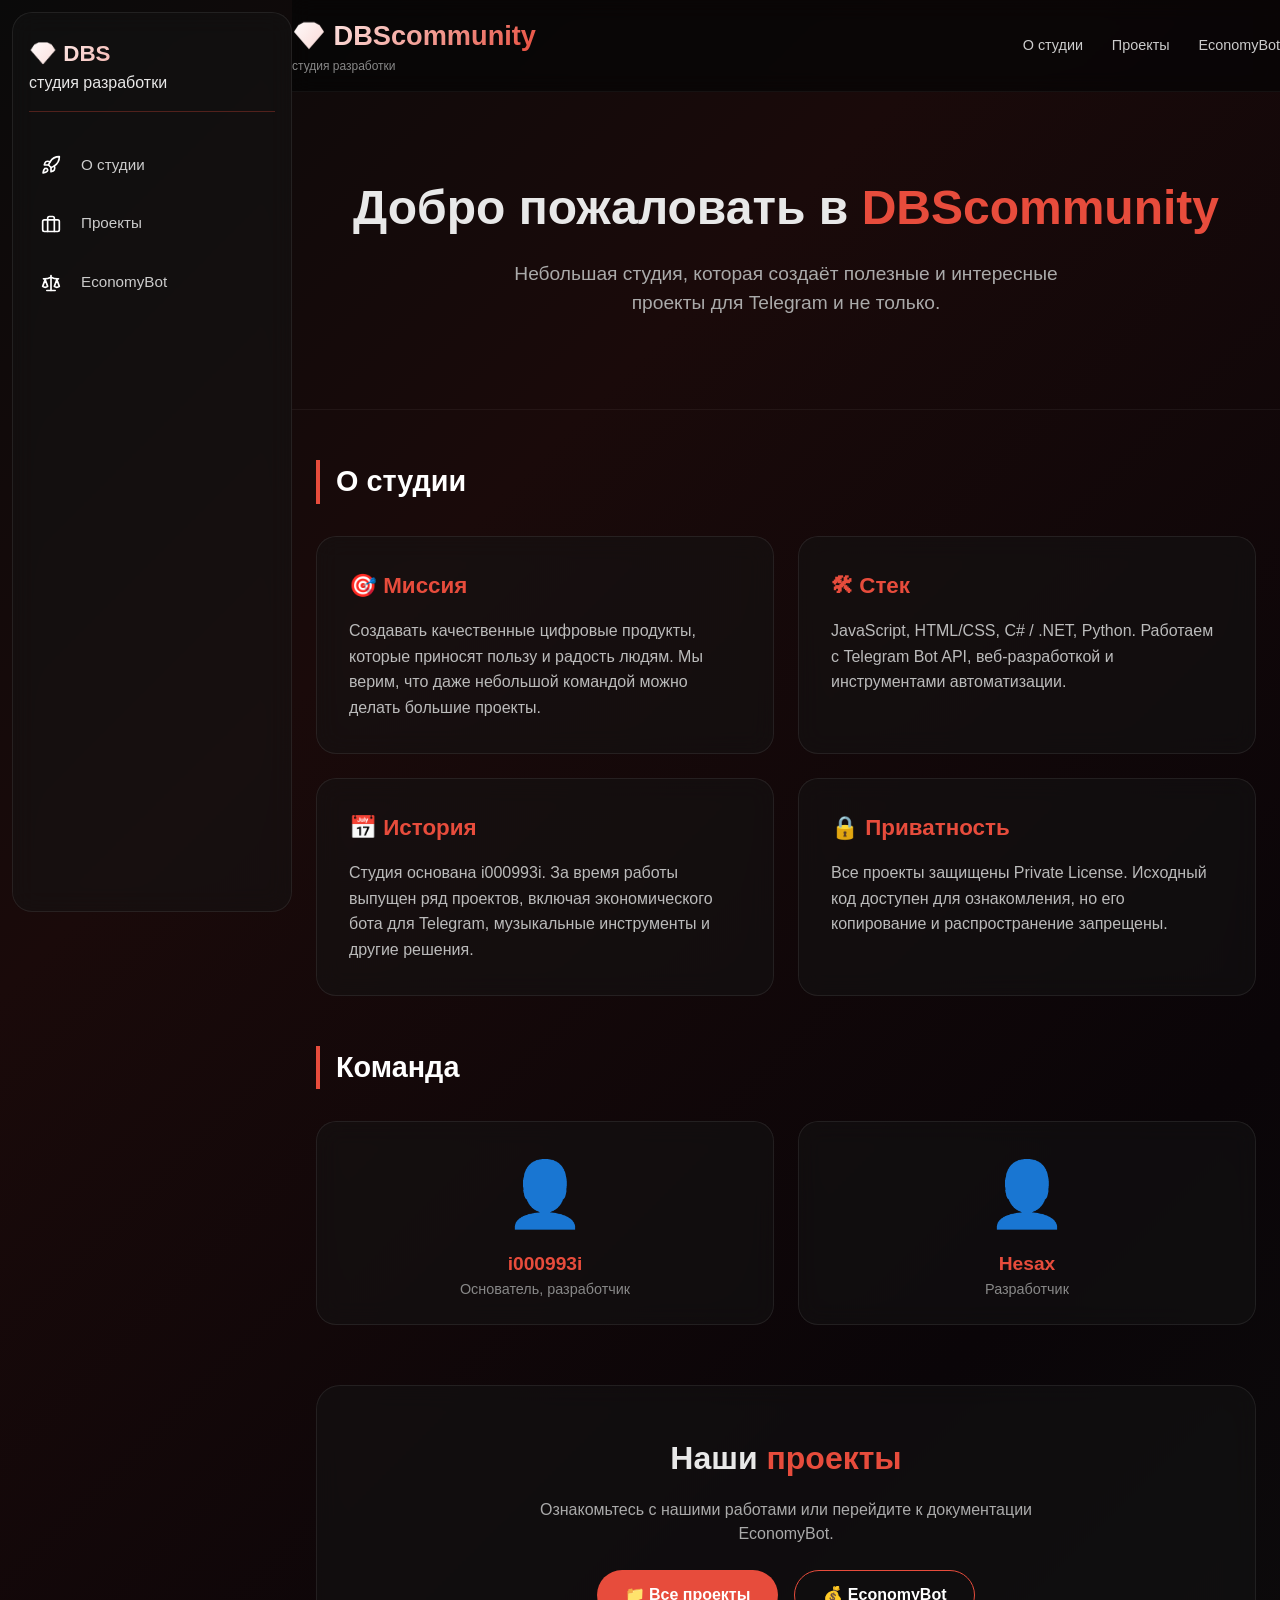
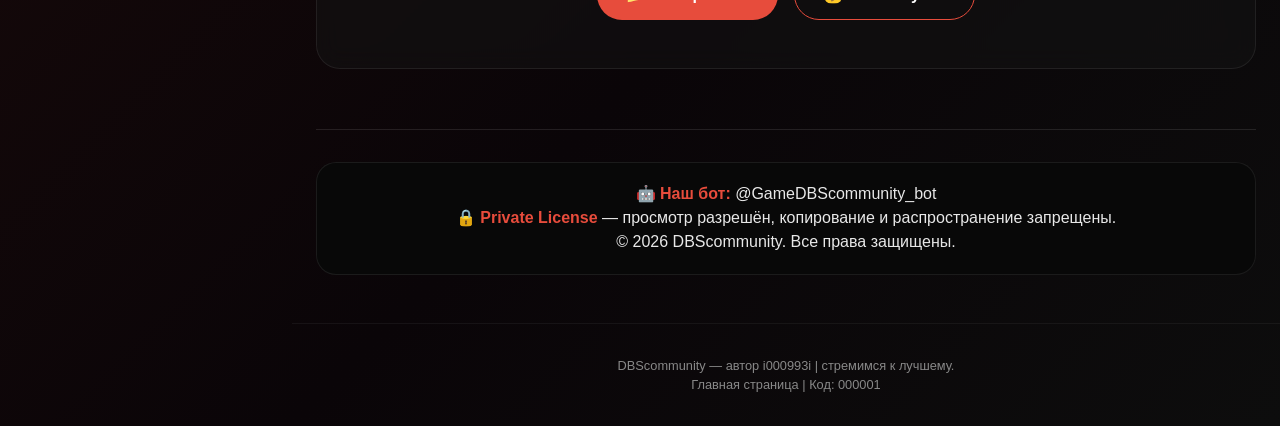
<file: index.html>
<!DOCTYPE html>
<html lang="ru">
<head>
    <meta charset="UTF-8">
    <meta name="viewport" content="width=device-width, initial-scale=1.0, user-scalable=yes">
    <meta http-equiv="Content-Security-Policy" content="default-src 'self'; script-src 'self' 'unsafe-inline' https://cdn.jsdelivr.net; style-src 'self' 'unsafe-inline'; img-src 'self' data: https://placehold.co;">
    <meta name="referrer" content="no-referrer">
    <title>DBScommunity — студия разработки</title>
    <link rel="stylesheet" href="style.css">
    <link rel="preconnect" href="https://fonts.googleapis.com">
    <link rel="preconnect" href="https://fonts.gstatic.com" crossorigin>
    <link href="https://fonts.googleapis.com/css2?family=Inter:opsz,wght@14..32,300;14..32,400;14..32,500;14..32,600;14..32,700;14..32,800&display=swap" rel="stylesheet">
    <style>
        .studio-hero {
            padding: 80px 0 60px;
            text-align: center;
            border-bottom: 1px solid rgba(255, 255, 255, 0.05);
        }
        .studio-hero h1 {
            font-size: 3rem;
            font-weight: 800;
            margin-bottom: 1rem;
        }
        .studio-hero .tagline {
            font-size: 1.2rem;
            color: #aaa;
            max-width: 600px;
            margin: 0 auto 2rem;
        }
        .studio-info {
            margin: 50px 0;
        }
        .studio-grid {
            display: grid;
            grid-template-columns: repeat(auto-fill, minmax(300px, 1fr));
            gap: 1.5rem;
            margin: 2rem 0;
        }
        .studio-card {
            background: rgba(20, 20, 20, 0.5);
            backdrop-filter: blur(12px);
            border: 1px solid rgba(255, 255, 255, 0.08);
            border-radius: 20px;
            padding: 2rem;
            transition: all 0.3s ease;
        }
        .studio-card:hover {
            transform: translateY(-4px);
            border-color: #e74c3c;
            box-shadow: 0 8px 25px rgba(231, 76, 60, 0.25);
        }
        .studio-card h3 {
            font-size: 1.4rem;
            margin-bottom: 1rem;
            color: #e74c3c;
        }
        .studio-card p {
            color: #bbb;
            line-height: 1.6;
        }
        .team-section {
            margin: 50px 0;
        }
        .team-list {
            display: grid;
            grid-template-columns: repeat(2, 1fr);
            gap: 1.5rem;
            margin: 2rem 0;
        }
        .team-member {
            background: rgba(20, 20, 20, 0.5);
            backdrop-filter: blur(12px);
            border: 1px solid rgba(255, 255, 255, 0.08);
            border-radius: 20px;
            padding: 1.5rem;
            text-align: center;
            transition: all 0.3s ease;
        }
        .team-member:hover {
            border-color: #e74c3c;
            transform: translateY(-4px);
        }
        .team-member .avatar {
            font-size: 4rem;
            margin-bottom: 0.5rem;
        }
        .team-member .name {
            font-size: 1.2rem;
            font-weight: 700;
            color: #e74c3c;
        }
        .team-member .role {
            color: #888;
            font-size: 0.9rem;
        }
        .cta-section {
            text-align: center;
            margin: 60px 0;
            padding: 3rem;
            background: rgba(20, 20, 20, 0.5);
            backdrop-filter: blur(12px);
            border: 1px solid rgba(255, 255, 255, 0.08);
            border-radius: 24px;
        }
        .cta-section h2 {
            font-size: 2rem;
            margin-bottom: 1rem;
        }
        .cta-links {
            display: flex;
            gap: 1rem;
            justify-content: center;
            flex-wrap: wrap;
            margin-top: 1.5rem;
        }
        .cta-btn {
            display: inline-flex;
            align-items: center;
            gap: 8px;
            background: #e74c3c;
            color: white;
            padding: 12px 28px;
            border-radius: 30px;
            text-decoration: none;
            font-weight: 600;
            transition: 0.2s;
        }
        .cta-btn:hover {
            background: #c0392b;
            transform: scale(1.03);
        }
        .cta-btn-outline {
            background: transparent;
            border: 1px solid #e74c3c;
        }
        .cta-btn-outline:hover {
            background: rgba(231, 76, 60, 0.15);
        }
        @media (max-width: 768px) {
            .studio-hero h1 { font-size: 2rem; }
            .cta-section h2 { font-size: 1.5rem; }
        }
    </style>
</head>
<body>
    <div class="app-wrapper">
        <aside class="sidebar" id="sidebar">
            <button class="close-sidebar" id="closeSidebarBtn">✕</button>
            <div class="logo-mini">
                <h3>💎 DBS</h3>
                <p>студия разработки</p>
            </div>
            <nav>
                <ul>
                    <li><a href="index.html" data-icon="start">О студии</a></li>
                    <li><a href="projects.html" data-icon="projects">Проекты</a></li>
                    <li><a href="economy.html" data-icon="balance">EconomyBot</a></li>
                </ul>
            </nav>
        </aside>

        <div class="overlay" id="overlay"></div>

        <main class="main-content">
            <div class="header">
                <div class="container header-inner">
                    <div class="logo">
                        <h1>💎 DBScommunity</h1>
                        <p>студия разработки</p>
                    </div>
                    <div class="nav-links">
                        <a href="index.html">О студии</a>
                        <a href="projects.html">Проекты</a>
                        <a href="economy.html">EconomyBot</a>
                    </div>
                </div>
            </div>

            <div class="studio-hero">
                <div class="container">
                    <h1>Добро пожаловать в <span class="hero-accent">DBScommunity</span></h1>
                    <p class="tagline">Небольшая студия, которая создаёт полезные и интересные проекты для Telegram и не только.</p>
                </div>
            </div>

            <div class="container">
                <div class="studio-info">
                    <h2 class="section-title">О студии</h2>
                    <div class="studio-grid">
                        <div class="studio-card">
                            <h3>🎯 Миссия</h3>
                            <p>Создавать качественные цифровые продукты, которые приносят пользу и радость людям. Мы верим, что даже небольшой командой можно делать большие проекты.</p>
                        </div>
                        <div class="studio-card">
                            <h3>🛠 Стек</h3>
                            <p>JavaScript, HTML/CSS, C# / .NET, Python. Работаем с Telegram Bot API, веб-разработкой и инструментами автоматизации.</p>
                        </div>
                        <div class="studio-card">
                            <h3>📅 История</h3>
                            <p>Студия основана i000993i. За время работы выпущен ряд проектов, включая экономического бота для Telegram, музыкальные инструменты и другие решения.</p>
                        </div>
                        <div class="studio-card">
                            <h3>🔒 Приватность</h3>
                            <p>Все проекты защищены Private License. Исходный код доступен для ознакомления, но его копирование и распространение запрещены.</p>
                        </div>
                    </div>
                </div>

                <div class="team-section">
                    <h2 class="section-title">Команда</h2>
                    <div class="team-list">
                        <div class="team-member">
                            <div class="avatar">👤</div>
                            <div class="name">i000993i</div>
                            <div class="role">Основатель, разработчик</div>
                        </div>
                        <div class="team-member">
                            <div class="avatar">👤</div>
                            <div class="name">Hesax</div>
                            <div class="role">Разработчик</div>
                        </div>
                    </div>
                </div>

                <div class="cta-section">
                    <h2>Наши <span class="hero-accent">проекты</span></h2>
                    <p style="color: #aaa; max-width: 500px; margin: 0 auto;">Ознакомьтесь с нашими работами или перейдите к документации EconomyBot.</p>
                    <div class="cta-links">
                        <a href="projects.html" class="cta-btn">📁 Все проекты</a>
                        <a href="economy.html" class="cta-btn cta-btn-outline">💰 EconomyBot</a>
                    </div>
                </div>

                <hr>

                <div class="info-box info-box-dark" style="text-align: center;">
                    🤖 <strong>Наш бот:</strong> @GameDBScommunity_bot<br>
                    🔒 <strong>Private License</strong> — просмотр разрешён, копирование и распространение запрещены.<br>
                    © 2026 DBScommunity. Все права защищены.
                </div>
            </div>

            <div class="footer">
                DBScommunity — автор i000993i | стремимся к лучшему.<br>
                Главная страница | Код: 000001
            </div>
        </main>
    </div>

    <button class="mobile-menu-toggle" id="menuToggleBtn">☰</button>
    <button class="scroll-top-btn" id="scrollTopBtn">↑</button>

    <script src="javascript.js"></script>
    <script src="function/animations.js"></script>
    <script src="function/scrollTop.js"></script>
</body>
</html>
</file>
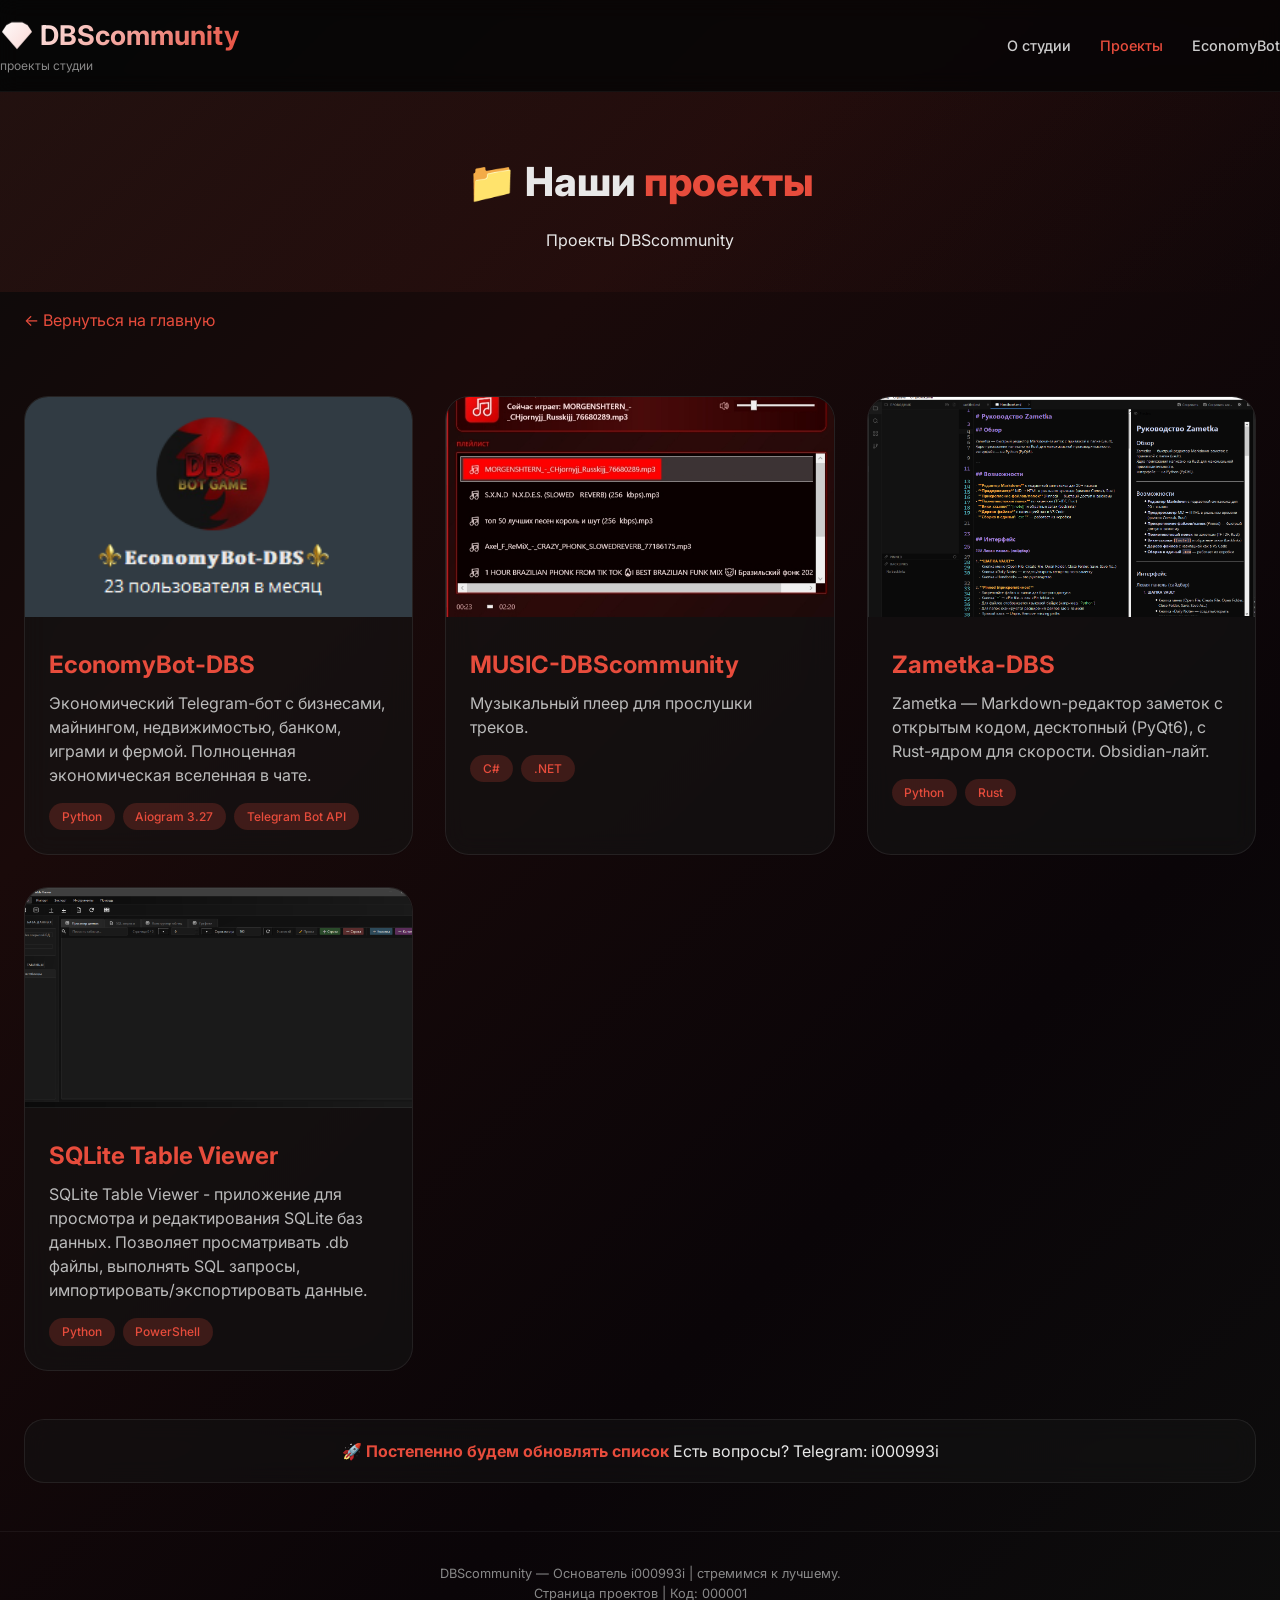
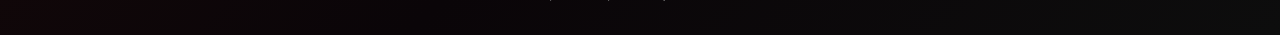
<file: projects.html>
<!DOCTYPE html>
<html lang="ru">
<head>
    <meta charset="UTF-8">
    <meta name="viewport" content="width=device-width, initial-scale=1.0, user-scalable=yes">
    <title>Проекты — DBScommunity</title>
    <link rel="stylesheet" href="style.css">
    <link href="https://fonts.googleapis.com/css2?family=Inter:opsz,wght@14..32,300;14..32,400;14..32,500;14..32,600;14..32,700;14..32,800&display=swap" rel="stylesheet">
    <style>
        .projects-hero {
            padding: 60px 0 40px;
            text-align: center;
            background: linear-gradient(135deg, rgba(231,76,60,0.1) 0%, rgba(0,0,0,0) 100%);
        }
        .projects-hero h1 {
            font-size: 2.5rem;
            font-weight: 800;
            margin-bottom: 1rem;
        }
        .projects-grid {
            display: grid;
            grid-template-columns: repeat(auto-fill, minmax(350px, 1fr));
            gap: 2rem;
            margin: 3rem 0;
        }
        .project-card {
            background: rgba(20, 20, 20, 0.6);
            backdrop-filter: blur(12px);
            border: 1px solid rgba(255, 255, 255, 0.08);
            border-radius: 24px;
            overflow: hidden;
            transition: all 0.3s ease;
        }
        .project-card:hover {
            transform: translateY(-6px);
            border-color: #e74c3c;
            box-shadow: 0 12px 30px rgba(231, 76, 60, 0.2);
        }
        .project-image {
            width: 100%;
            height: 220px;
            object-fit: cover;
            background: #1a1a1a;
        }
        .project-info {
            padding: 1.5rem;
        }
        .project-title {
            font-size: 1.5rem;
            font-weight: 700;
            margin-bottom: 0.5rem;
            color: #e74c3c;
        }
        .project-description {
            color: #bbb;
            line-height: 1.5;
            margin-bottom: 1rem;
        }
        .project-stack {
            display: flex;
            flex-wrap: wrap;
            gap: 0.5rem;
            margin-top: 1rem;
        }
        .stack-tag {
            background: rgba(231, 76, 60, 0.2);
            color: #e74c3c;
            padding: 0.3rem 0.8rem;
            border-radius: 20px;
            font-size: 0.75rem;
            font-weight: 500;
        }
        .back-link {
            display: inline-flex;
            align-items: center;
            gap: 8px;
            color: #e74c3c;
            text-decoration: none;
            margin: 1rem 0;
            transition: 0.2s;
        }
        .back-link:hover {
            gap: 12px;
        }
        @media (max-width: 768px) {
            .projects-grid { grid-template-columns: 1fr; }
            .projects-hero h1 { font-size: 1.8rem; }
        }
    </style>
</head>
<body>
    <div class="header">
        <div class="container header-inner">
            <div class="logo">
                <h1>💎 DBScommunity</h1>
                <p>проекты студии</p>
            </div>
            <div class="nav-links">
                <a href="index.html">О студии</a>
                <a href="projects.html" style="color:#e74c3c;">Проекты</a>
                <a href="economy.html">EconomyBot</a>
            </div>
        </div>
    </div>

    <div class="projects-hero">
        <div class="container">
            <h1>📁 Наши <span class="hero-accent">проекты</span></h1>
            <p>Проекты DBScommunity</p>
        </div>
    </div>

    <div class="container">
        <a href="index.html" class="back-link">← Вернуться на главную</a>

        <div class="projects-grid" id="projectsGrid"></div>

        <div class="info-box" style="text-align: center; margin: 2rem 0;">
            🚀 <strong>Постепенно будем обновлять список</strong> Есть вопросы? Telegram: i000993i
        </div>
    </div>

    <div class="footer">
        DBScommunity — Основатель i000993i | стремимся к лучшему.<br>
        Страница проектов | Код: 000001
    </div>

    <script>
        const projects = [
            {
                title: "EconomyBot-DBS",
                description: "Экономический Telegram-бот с бизнесами, майнингом, недвижимостью, банком, играми и фермой. Полноценная экономическая вселенная в чате.",
                stack: ["Python", "Aiogram 3.27", "Telegram Bot API"],
                image: "project/project1.png",
                link: "economy.html"
            },
            {
                title: "MUSIC-DBScommunity",
                description: "Музыкальный плеер для прослушки треков.",
                stack: ["C#", ".NET"],
                image: "project/project2.png"
            },
            {
                title: "Zametka-DBS",
                description: "Zametka — Markdown-редактор заметок с открытым кодом, десктопный (PyQt6), с Rust-ядром для скорости. Obsidian-лайт.",
                stack: ["Python", "Rust"],
                image: "project/project3.png"
            },
            {
                title: "SQLite Table Viewer",
                description: "SQLite Table Viewer - приложение для просмотра и редактирования SQLite баз данных. Позволяет просматривать .db файлы, выполнять SQL запросы, импортировать/экспортировать данные.",
                stack: ["Python", "PowerShell"],
                image: "project/project4.png"
            }
        ];

        function escapeHtml(text) {
            const div = document.createElement('div');
            div.textContent = text;
            return div.innerHTML;
        }

        function loadProjects() {
            const container = document.getElementById('projectsGrid');
            if (!container) return;

            if (projects.length === 0) {
                container.innerHTML = '<div class="info-box" style="text-align:center;">📭 Пока нет проектов. Скоро добавятся!</div>';
                return;
            }

            container.innerHTML = projects.map(project => {
                const linkStart = project.link ? `<a href="${project.link}" style="text-decoration:none;display:block;">` : '';
                const linkEnd = project.link ? '</a>' : '';
                return `
                    ${linkStart}
                    <div class="project-card">
                        <img src="${project.image}" alt="${escapeHtml(project.title)}" class="project-image" onerror="this.src='https://placehold.co/800x450/2c2c2c/e74c3c?text=${encodeURIComponent(project.title)}'">
                        <div class="project-info">
                            <h3 class="project-title">${escapeHtml(project.title)}</h3>
                            <p class="project-description">${escapeHtml(project.description)}</p>
                            <div class="project-stack">
                                ${project.stack.map(tech => `<span class="stack-tag">${escapeHtml(tech)}</span>`).join('')}
                            </div>
                        </div>
                    </div>
                    ${linkEnd}
                `;
            }).join('');
        }

        loadProjects();
    </script>
</body>
</html>
</file>
<file: style.css>
* {
    margin: 0;
    padding: 0;
    box-sizing: border-box;
}

body {
    font-family: 'Inter', -apple-system, BlinkMacSystemFont, 'Segoe UI', Roboto, sans-serif;
    line-height: 1.5;
    scroll-behavior: smooth;
}

/* ========== ГРАДИЕНТНЫЙ ФОН ========== */
body {
    background: linear-gradient(135deg, #0a0a0a 0%, #1a0a0a 30%, #0a0508 70%, #0d0d0d 100%);
    color: #e8e8e8;
}

/* ========== СТЕКЛЯННЫЙ ЭФФЕКТ (Glassmorphism) ========== */
.cmd-card, .info-box, .review-card, .achievement-frame, .project-card, .sidebar {
    background: rgba(20, 20, 20, 0.5);
    backdrop-filter: blur(12px);
    border: 1px solid rgba(255, 255, 255, 0.08);
    border-radius: 20px;
    transition: all 0.3s ease;
}

.cmd-card:hover, .review-card:hover, .achievement-frame:hover, .project-card:hover {
    transform: translateY(-4px);
    border-color: #e74c3c;
    box-shadow: 0 8px 25px rgba(231, 76, 60, 0.25);
}

/* ========== АНИМАЦИЯ ПРИ ЗАГРУЗКЕ ========== */
@keyframes fadeInUp {
    from {
        opacity: 0;
        transform: translateY(30px);
    }
    to {
        opacity: 1;
        transform: translateY(0);
    }
}

.section, .hero, .cmd-card, .review-card, .achievement-frame, .project-card {
    animation: fadeInUp 0.5s ease forwards;
}

.cmd-card {
    animation-delay: calc(0.03s * var(--order, 0));
}

/* ========== КАСТОМНЫЕ SVG ИКОНКИ ========== */
.sidebar nav a[data-icon]::before {
    content: '';
    display: inline-block;
    width: 20px;
    height: 20px;
    margin-right: 10px;
    background-size: contain;
    background-repeat: no-repeat;
    background-position: center;
    vertical-align: middle;
    filter: brightness(0) invert(1);
}

.sidebar nav a[data-icon="start"]::before { background-image: url('logosvg/icon-start.svg'); }
.sidebar nav a[data-icon="balance"]::before { background-image: url('logosvg/icon-balance.svg'); }
.sidebar nav a[data-icon="business"]::before { background-image: url('logosvg/icon-business.svg'); }
.sidebar nav a[data-icon="mining"]::before { background-image: url('logosvg/icon-mining.svg'); }
.sidebar nav a[data-icon="games"]::before { background-image: url('logosvg/icon-games.svg'); }
.sidebar nav a[data-icon="realty"]::before { background-image: url('logosvg/icon-realty.svg'); }
.sidebar nav a[data-icon="bank"]::before { background-image: url('logosvg/icon-bank.svg'); }
.sidebar nav a[data-icon="farm"]::before { background-image: url('logosvg/icon-farm.svg'); }
.sidebar nav a[data-icon="top"]::before { background-image: url('logosvg/icon-top.svg'); }
.sidebar nav a[data-icon="bonus"]::before { background-image: url('logosvg/icon-bonus.svg'); }
.sidebar nav a[data-icon="achievement"]::before { background-image: url('logosvg/icon-achievements.svg'); }
.sidebar nav a[data-icon="reviews"]::before { background-image: url('logosvg/icon-reviews.svg'); }
.sidebar nav a[data-icon="projects"]::before { background-image: url('logosvg/icon-projects.svg'); }

/* ========== LAYOUT ========== */
.app-wrapper {
    display: flex;
    min-height: 100vh;
    position: relative;
}

.container {
    max-width: 1300px;
    margin: 0 auto;
    padding: 0 24px;
}

/* ========== SIDEBAR ========== */
.sidebar {
    width: 280px;
    position: sticky;
    top: 0;
    height: 100vh;
    overflow-y: auto;
    padding: 1.5rem 1rem;
    transition: transform 0.3s ease;
    z-index: 200;
    flex-shrink: 0;
    margin: 12px 0 12px 12px;
}

.sidebar .logo-mini {
    margin-bottom: 2rem;
    padding-bottom: 1rem;
    border-bottom: 1px solid rgba(231, 76, 60, 0.3);
}

.sidebar .logo-mini h3 {
    font-size: 1.4rem;
    background: linear-gradient(130deg, #ffffff, #e74c3c);
    background-clip: text;
    -webkit-background-clip: text;
    color: transparent;
}

.sidebar nav ul {
    list-style: none;
    margin-top: 1rem;
}

.sidebar nav li {
    margin: 1rem 0;
}

.sidebar nav a {
    color: #ccc;
    text-decoration: none;
    font-weight: 500;
    transition: 0.2s;
    display: flex;
    align-items: center;
    gap: 10px;
    font-size: 0.95rem;
    padding: 10px 12px;
    border-radius: 12px;
}

.sidebar nav a:hover {
    color: #e74c3c;
    background: rgba(231, 76, 60, 0.15);
}

.achievement-nav-btn {
    background: linear-gradient(95deg, #2c0f0a, #1e0a07);
    border: 1px solid #e74c3c;
    margin-top: 20px;
    border-radius: 40px;
}

.achievement-nav-btn a {
    justify-content: center;
    font-weight: 700;
    color: #f5c2b0;
}

/* ========== HEADER ========== */
.header {
    background: rgba(5, 5, 5, 0.7);
    backdrop-filter: blur(10px);
    border-bottom: 1px solid rgba(255, 255, 255, 0.05);
    position: sticky;
    top: 0;
    z-index: 90;
}

.header-inner {
    display: flex;
    align-items: center;
    justify-content: space-between;
    flex-wrap: wrap;
    padding: 16px 0;
    gap: 16px;
}

.logo h1 {
    font-size: 1.7rem;
    font-weight: 700;
    background: linear-gradient(130deg, #ffffff, #e74c3c);
    background-clip: text;
    -webkit-background-clip: text;
    color: transparent;
}

.logo p {
    font-size: 0.75rem;
    color: #888;
}

.nav-links {
    display: flex;
    gap: 1.8rem;
    flex-wrap: wrap;
}

.nav-links a {
    color: #ccc;
    text-decoration: none;
    font-weight: 500;
    font-size: 0.9rem;
}

.nav-links a:hover {
    color: #e74c3c;
}

/* ========== HERO ========== */
.hero {
    padding: 60px 0 40px;
    text-align: center;
    border-bottom: 1px solid rgba(255, 255, 255, 0.05);
}

.hero h2 {
    font-size: 2.5rem;
    font-weight: 800;
}

.hero-accent {
    color: #e74c3c;
}

.hero p {
    font-size: 1.1rem;
    max-width: 650px;
    margin: 0 auto;
    color: #aaa;
}

/* ========== СЕКЦИИ ========== */
.section {
    margin: 50px 0;
    scroll-margin-top: 90px;
}

.section-title {
    font-size: 1.8rem;
    font-weight: 700;
    margin-bottom: 1.5rem;
    padding-left: 1rem;
    border-left: 4px solid #e74c3c;
    color: #fff;
}

/* ========== КАРТОЧКИ КОМАНД ========== */
.cards-grid {
    display: grid;
    grid-template-columns: repeat(auto-fill, minmax(300px, 1fr));
    gap: 1.2rem;
}

.cmd-card {
    padding: 1.2rem;
    display: flex;
    flex-direction: column;
    min-height: 220px;
}

.cmd-card .cmd-desc {
    flex: 1 1 auto;
}

.cmd-card .cmd-example {
    margin-top: auto;
}

.cmd-name {
    font-family: 'Courier New', monospace;
    font-weight: 700;
    background: rgba(231, 76, 60, 0.2);
    display: inline-block;
    padding: 0.2rem 0.8rem;
    border-radius: 20px;
    color: #e74c3c;
    margin-bottom: 0.7rem;
    cursor: pointer;
    transition: 0.2s;
}

.cmd-name:hover {
    background: rgba(231, 76, 60, 0.4);
}

.cmd-desc {
    color: #bbb;
    font-size: 0.9rem;
    line-height: 1.4;
}

.cmd-example {
    font-size: 0.8rem;
    color: #e74c3c;
    margin-top: 8px;
    font-family: monospace;
    background: rgba(231, 76, 60, 0.15);
    display: inline-block;
    padding: 2px 8px;
    border-radius: 12px;
}

/* ========== INFO BOX ========== */
.info-box {
    padding: 1.2rem 1.5rem;
    margin: 1.5rem 0;
}

.info-box-dark {
    background: #080808;
}

.info-box strong {
    color: #e74c3c;
}

/* ========== АЧИВКИ ========== */
.achievements-pure {
    margin: 40px 0 60px 0;
    scroll-margin-top: 90px;
}

.achievements-title {
    font-size: 2rem;
    font-weight: 800;
    text-align: center;
    margin-bottom: 2rem;
    display: flex;
    align-items: center;
    justify-content: center;
    gap: 12px;
    flex-wrap: wrap;
}

.achievements-title span {
    background: #e74c3c;
    padding: 4px 16px;
    border-radius: 60px;
    font-size: 1rem;
}

.gallery-strict {
    display: grid;
    grid-template-columns: repeat(auto-fill, minmax(320px, 1fr));
    gap: 2rem;
    justify-items: center;
}

.achievement-frame {
    width: 100%;
    max-width: 100%;
    padding: 0.75rem;
}

.achievement-frame img {
    width: 100%;
    height: auto;
    display: block;
    border-radius: 20px;
    aspect-ratio: 1264 / 816;
    object-fit: cover;
}

.frame-caption {
    text-align: center;
    margin-top: 10px;
    font-size: 0.85rem;
    font-weight: 500;
    color: #e74c3c;
}

/* ========== ОТЗЫВЫ ========== */
.reviews-container {
    display: grid;
    grid-template-columns: repeat(auto-fill, minmax(300px, 1fr));
    gap: 1.2rem;
    margin-bottom: 2rem;
}

.review-card {
    padding: 1.2rem;
}

.review-text {
    font-style: italic;
    margin-bottom: 0.8rem;
    font-size: 0.95rem;
}

.review-author {
    color: #e74c3c;
    font-weight: 600;
    text-align: right;
}

.submit-review-btn {
    background: #e74c3c;
    border: none;
    padding: 12px 24px;
    border-radius: 30px;
    color: white;
    cursor: pointer;
    font-weight: 600;
    transition: 0.2s;
    width: 100%;
}

.submit-review-btn:hover {
    background: #c0392b;
    transform: scale(1.01);
}

/* ========== ПРОЕКТЫ (страница) ========== */
.projects-hero {
    padding: 60px 0 40px;
    text-align: center;
    background: linear-gradient(135deg, rgba(231, 76, 60, 0.1) 0%, rgba(0, 0, 0, 0) 100%);
}

.projects-hero h1 {
    font-size: 2.5rem;
    font-weight: 800;
    margin-bottom: 1rem;
}

.projects-grid {
    display: grid;
    grid-template-columns: repeat(auto-fill, minmax(350px, 1fr));
    gap: 2rem;
    margin: 3rem 0;
}

.project-card {
    overflow: hidden;
}

.project-image {
    width: 100%;
    height: 220px;
    object-fit: cover;
    background: #1a1a1a;
}

.project-info {
    padding: 1.5rem;
}

.project-title {
    font-size: 1.5rem;
    font-weight: 700;
    margin-bottom: 0.5rem;
    color: #e74c3c;
}

.project-description {
    color: #bbb;
    line-height: 1.5;
    margin-bottom: 1rem;
}

.project-stack {
    display: flex;
    flex-wrap: wrap;
    gap: 0.5rem;
    margin-top: 1rem;
}

.stack-tag {
    background: rgba(231, 76, 60, 0.2);
    color: #e74c3c;
    padding: 0.3rem 0.8rem;
    border-radius: 20px;
    font-size: 0.75rem;
    font-weight: 500;
}

.back-link {
    display: inline-flex;
    align-items: center;
    gap: 8px;
    color: #e74c3c;
    text-decoration: none;
    margin: 1rem 0;
    transition: 0.2s;
}

.back-link:hover {
    gap: 12px;
}

}

/* ========== КНОПКИ ========== */
.scroll-top-btn {
    position: fixed;
    bottom: 30px;
    right: 30px;
    width: 50px;
    height: 50px;
    border-radius: 50%;
    font-size: 24px;
    display: none;
    z-index: 100;
    background: #e74c3c;
    border: none;
    color: white;
    cursor: pointer;
    transition: 0.2s;
    align-items: center;
    justify-content: center;
}

.scroll-top-btn:hover {
    background: #c0392b;
    transform: scale(1.05);
}

.mobile-menu-toggle {
    display: none;
    position: fixed;
    bottom: 20px;
    right: 20px;
    background: #e74c3c;
    border: 2px solid rgba(255, 255, 255, 0.15);
    border-radius: 50%;
    width: 54px;
    height: 54px;
    font-size: 28px;
    color: white;
    cursor: pointer;
    box-shadow: none;
    z-index: 250;
    align-items: center;
    justify-content: center;
}

.overlay {
    position: fixed;
    top: 0;
    left: 0;
    width: 100%;
    height: 100%;
    background: rgba(0, 0, 0, 0.6);
    backdrop-filter: blur(3px);
    z-index: 250;
    display: none;
}

.overlay.active {
    display: block;
}

.close-sidebar {
    display: none;
    background: none;
    border: none;
    color: #e74c3c;
    font-size: 28px;
    position: absolute;
    top: 12px;
    right: 16px;
    cursor: pointer;
}

.footer {
    text-align: center;
    padding: 2rem;
    border-top: 1px solid rgba(255, 255, 255, 0.05);
    margin-top: 3rem;
    color: #888;
    font-size: 0.8rem;
}

hr {
    border: none;
    height: 1px;
    background: rgba(255, 255, 255, 0.1);
    margin: 2rem 0;
}

/* ========== АДАПТИВНОСТЬ ========== */
@media (max-width: 880px) {
    .sidebar {
        position: fixed;
        left: 0;
        top: 0;
        transform: translateX(-100%);
        width: 280px;
        z-index: 300;
        margin: 0;
        border-radius: 0;
        height: 100%;
    }
    .sidebar.open {
        transform: translateX(0);
    }
    .mobile-menu-toggle {
        display: flex;
    }
    .close-sidebar {
        display: block;
    }
    .app-wrapper {
        display: block;
    }
    .container {
        padding: 0 16px;
    }
    .hero h2 {
        font-size: 1.8rem;
    }
    .section-title {
        font-size: 1.5rem;
    }
    .gallery-strict {
        grid-template-columns: 1fr;
    }
    .projects-grid {
        grid-template-columns: 1fr;
    }
    .projects-hero h1 {
        font-size: 1.8rem;
    }
}

@media (min-width: 1024px) {
    .gallery-strict {
        grid-template-columns: repeat(2, 1fr);
    }
}

@media (min-width: 1400px) {
    .gallery-strict {
        grid-template-columns: repeat(2, 1fr);
    }
}
</file>
